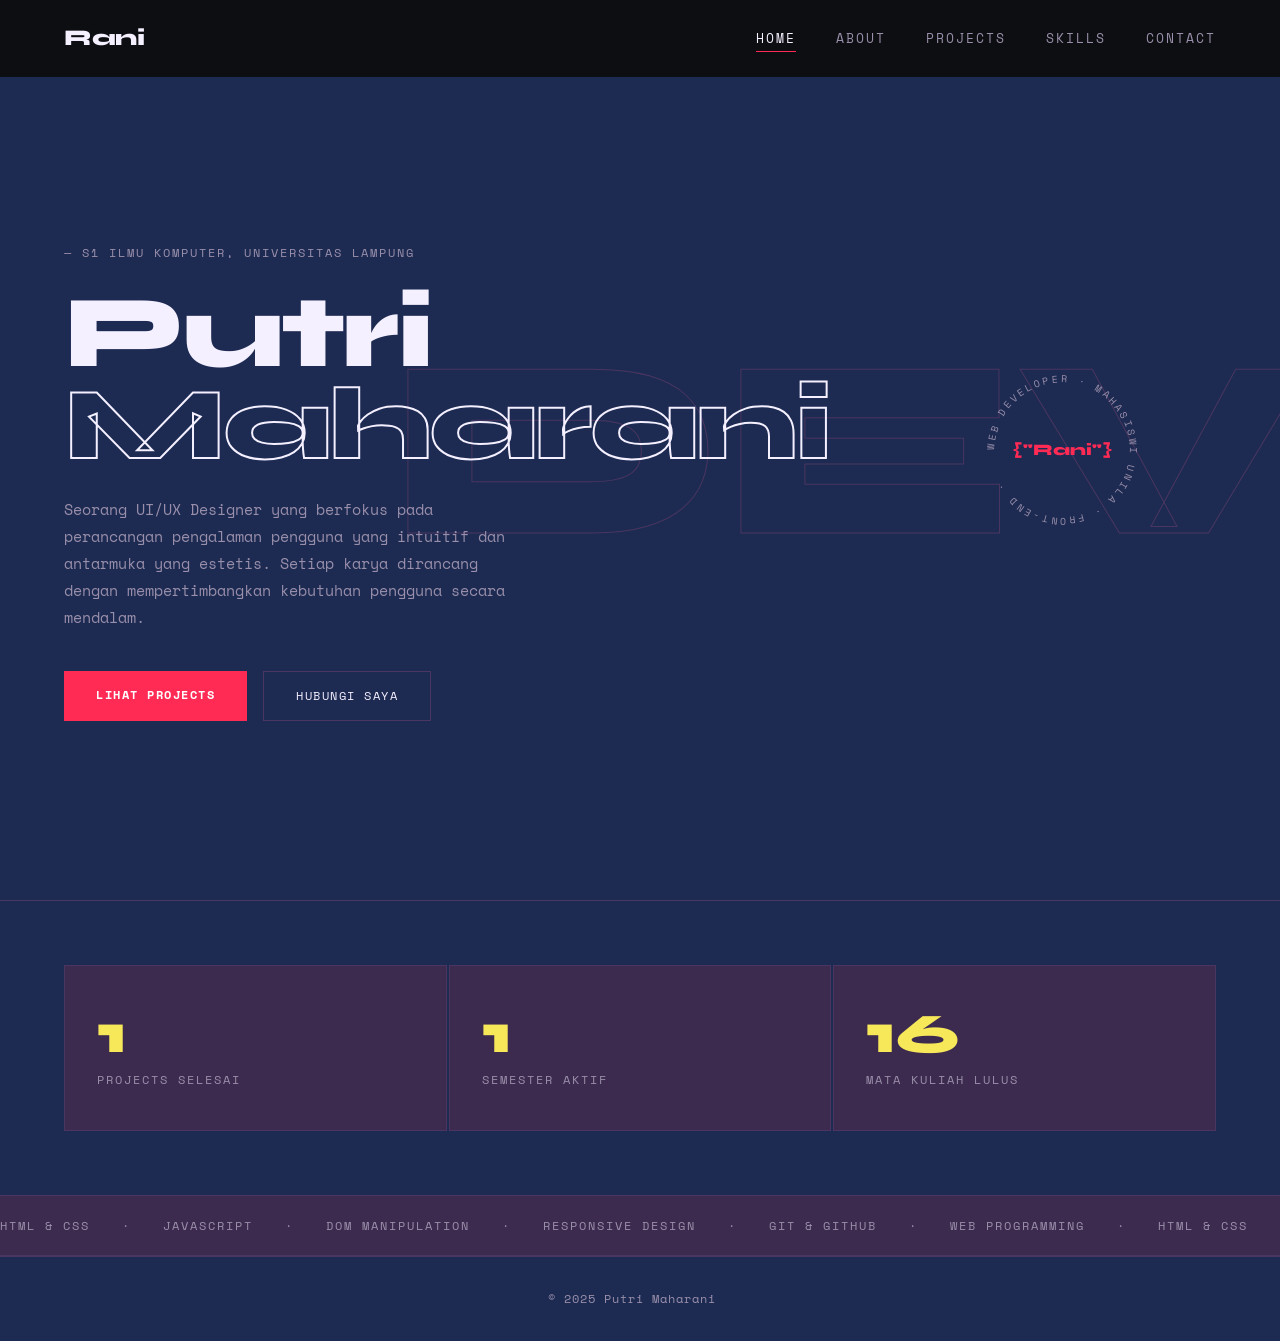
<file: index.html>
<!DOCTYPE html>
<html lang="id">
<head>
  <meta charset="UTF-8" />
  <meta name="viewport" content="width=device-width, initial-scale=1.0"/>
  <title>Putri Maharani — Developer</title>
  <link rel="stylesheet" href="style.css" />
  <link href="https://fonts.googleapis.com/css2?family=Space+Mono:ital,wght@0,400;0,700;1,400&family=Syne:wght@400;700;800&display=swap" rel="stylesheet"/>
</head>
<body>

  <!-- NAVBAR -->
  <nav class="navbar" id="navbar">
    <div class="nav-logo">Rani<span class="dot"></span></div>
    <button class="hamburger" id="hamburger" aria-label="Toggle menu">
      <span></span><span></span><span></span>
    </button>
    <ul class="nav-links" id="nav-links">
      <li><a href="index.html" class="active">Home</a></li>
      <li><a href="about.html">About</a></li>
      <li><a href="projects.html">Projects</a></li>
      <li><a href="skills.html">Skills</a></li>
      <li><a href="contact.html">Contact</a></li>
    </ul>
  </nav>

  <!-- HERO -->
  <section class="hero">
    <div class="hero-bg-text">DEV</div>
    <div class="hero-content">
      <p class="hero-tag">&#x2014; S1 Ilmu Komputer, Universitas Lampung</p>
      <h1 class="hero-title">
        Putri<br/>
        <span class="outline-text">Maharani</span>
      </h1>
      <p class="hero-desc">
       Seorang UI/UX Designer yang berfokus pada perancangan pengalaman pengguna yang intuitif dan antarmuka yang estetis. Setiap karya dirancang dengan mempertimbangkan kebutuhan pengguna secara mendalam.
      </p>
      <div class="hero-cta">
        <a href="projects.html" class="btn-primary">Lihat Projects</a>
        <a href="contact.html" class="btn-outline">Hubungi Saya</a>
      </div>
    </div>
    <div class="hero-badge">
      <div class="badge-ring">
        <svg viewBox="0 0 200 200" class="badge-svg">
          <defs>
            <path id="circle-text" d="M 100,100 m -75,0 a 75,75 0 1,1 150,0 a 75,75 0 1,1 -150,0"/>
          </defs>
          <text class="badge-text-svg">
            <textPath href="#circle-text">WEB DEVELOPER · MAHASISWI UNILA · FRONT-END · </textPath>
          </text>
        </svg>
        <div class="badge-center">
          <span>{"Rani"}</span>
        </div>
      </div>
    </div>
  </section>

  <!-- STATS -->
  <section class="stats-section">
    <div class="stats-grid">
      <div class="stat-card">
        <span class="stat-num" data-target="5">0</span>
        <span class="stat-label">Projects Selesai</span>
      </div>
      <div class="stat-card">
        <span class="stat-num" data-target="4">0</span>
        <span class="stat-label">Semester Aktif</span>
      </div>
      <div class="stat-card">
        <span class="stat-num" data-target="62">0</span>
        <span class="stat-label">Mata Kuliah Lulus</span>
      </div>
    </div>
  </section>

  <!-- MARQUEE -->
  <div class="marquee-wrapper">
    <div class="marquee-track">
      <span>HTML &amp; CSS</span><span>·</span>
      <span>JavaScript</span><span>·</span>
      <span>DOM Manipulation</span><span>·</span>
      <span>Responsive Design</span><span>·</span>
      <span>Git &amp; GitHub</span><span>·</span>
      <span>Web Programming</span><span>·</span>
      <span>HTML &amp; CSS</span><span>·</span>
      <span>JavaScript</span><span>·</span>
      <span>DOM Manipulation</span><span>·</span>
      <span>Responsive Design</span><span>·</span>
      <span>Git &amp; GitHub</span><span>·</span>
      <span>Web Programming</span><span>·</span>
    </div>
  </div>

  <footer class="footer">
    <p>© 2025 Putri Maharani &nbsp;</p>
  </footer>

  <script src="main.js"></script>
</body>
</html>
</file>
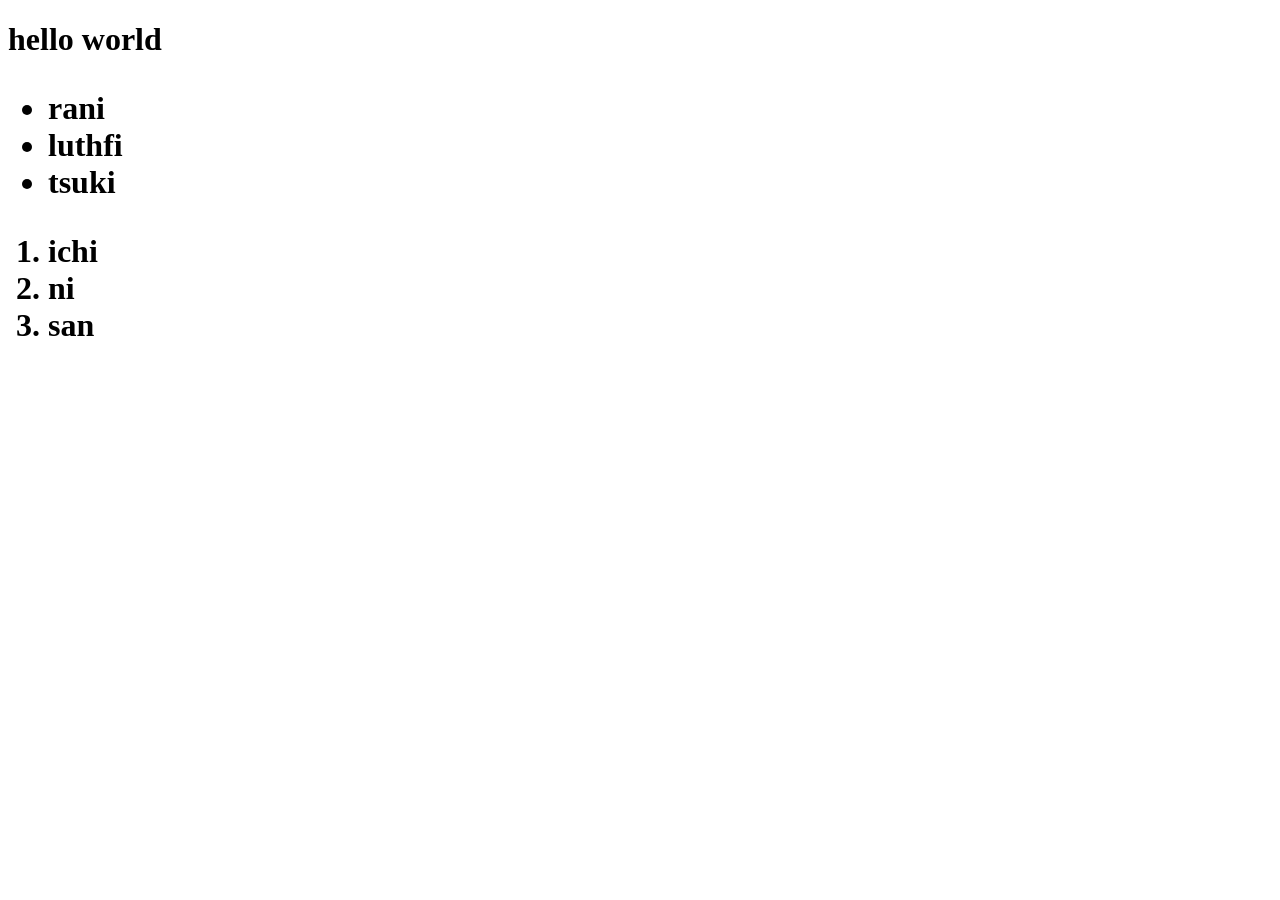
<file: praktikum pemweb 1/index.html>
<!DOCTYPE html>
<html lang="en">
<head>
    <meta charset="UTF-8">
    <meta name="viewport" content="width=device-width, initial-scale=1.0">
    <title>Pertemuan 1</title>
</head>
<body>
   <h1>hello world</hr>

    <ul>
        <li>rani</li>
        <li>luthfi</li>
        <li>tsuki</li>
    </ul>

    <ol>
        <li>ichi</li>
        <li>ni</li>
        <li>san</li>
    </ol>
</body>
</html>
</file>
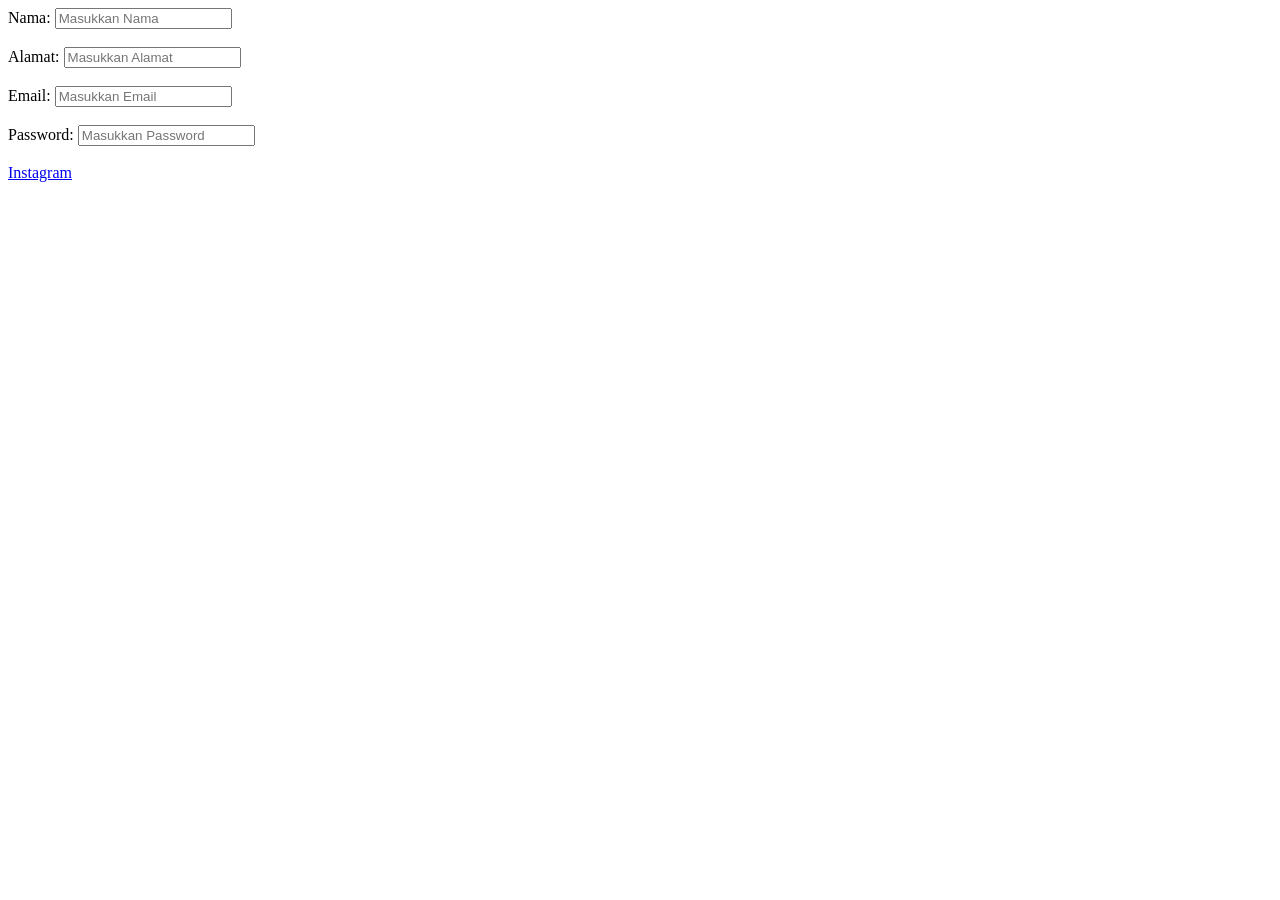
<file: praktikum pemweb 2/index.html>
<!DOCTYPE html>
<html lang="en">
<head>
    <meta charset="UTF-8">
    <meta name="viewport" content="width=device-width, initial-scale=1.0">
    <title>Pertemuan 2</title>
</head>
<body>
    <!-- <img src="image/imup.jpg" alt="Gambar 1" width="500" height="500"> -->
    <!-- <table border="1" cellpadding="10" cellspacing="5">
        <tr>
            <th colspan="2"> Nama</th>
            <th> NPM</th>
            <th> Prodi</th>
        </tr>
        <tr>
            <td> Rani</td>
            <td> 2417051006</td>
            <td> Ilmu Komputer</td>
        </tr>
        <tr>
            <td>Tsuki</td>
            <td>2417051116</td>
            <td>DKV</td>
        </tr>
    </table> -->
    <form action="submit.php" method="submit">
        <label for="nama">Nama:</label>
        <input type="text" id="nama" name="nama" placeholder="Masukkan Nama"><br><br>
        <label for="alamat">Alamat:</label>
        <input type="text" id="alamat" name="alamat" placeholder="Masukkan Alamat"><br><br>
        <label for="email">Email:</label>
        <input type="text" id="email" name="email" placeholder="Masukkan Email"><br><br>
        <label for="password">Password:</label>
        <input type="password" id="password" name="password" placeholder="Masukkan Password"><br><br>
    </form>
    <a href="https://instagram.com/staryjn" target="_blank">Instagram</a>
</body>
</html>
</file>
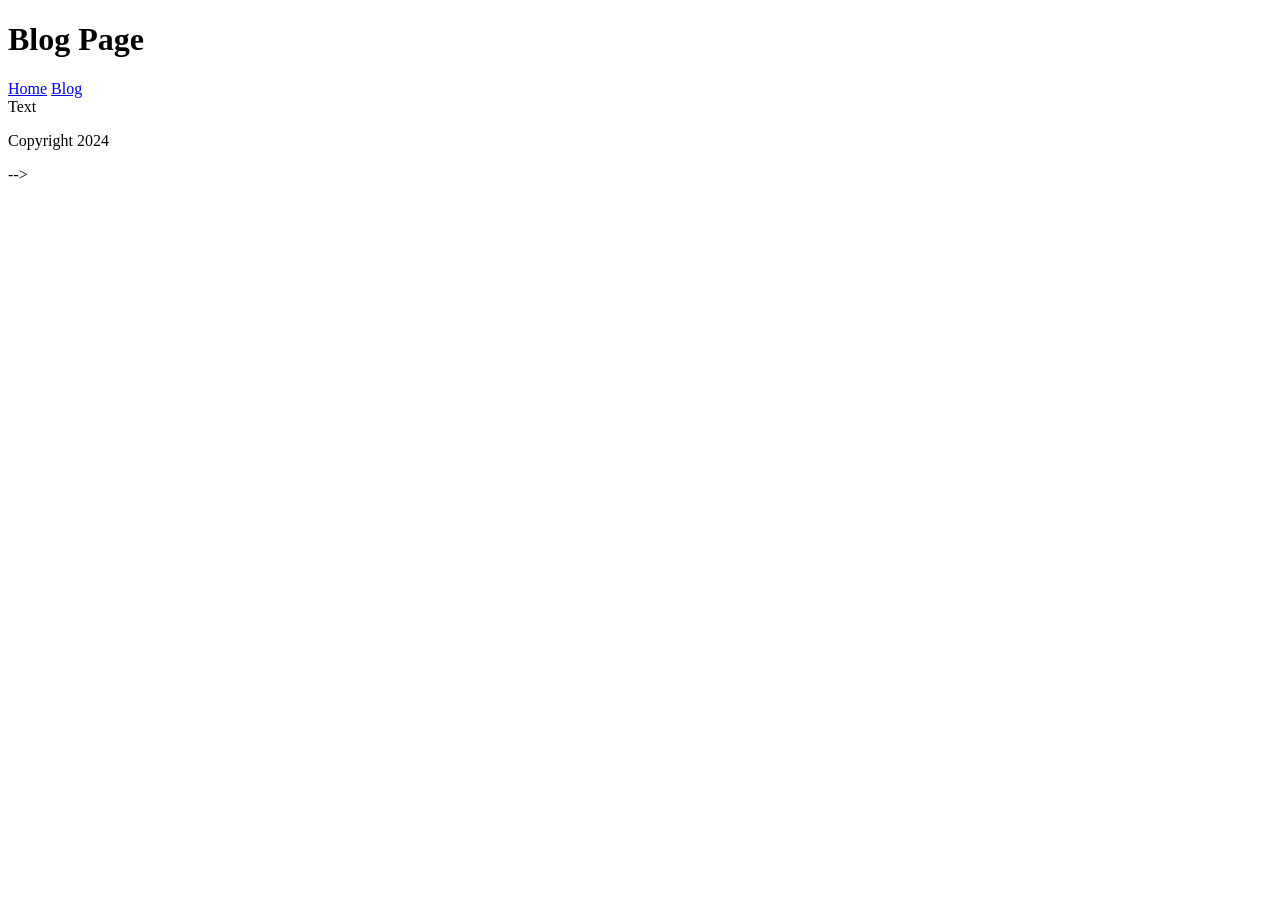
<file: praktikum pemweb 3/index.html>
<!DOCTYPE html>
<html lang="en">
<head>
    <meta charset="UTF-8">
    <meta http-equiv="X-UA-Compatible" content="IE=edge">
    <meta name="viewport" content="width=device-width, initial-scale=1.0">
    <title>Praktikum 3</title>
</head>
<body>
    <!DOCTYPE html>
<html lang="en">
<head>
    <meta charset="UTF-8">
    <meta name="viewport" content="width=device-width, initial-scale=1.0">
    <title>Document</title>
</head>

<body>
    <header>
        <H1>Blog Page</H1>

    </header>
    
    <NAV>   
        <a href="index.html">Home</a>
        <a href="blog.html">Blog</a>
    </NAV>

    <section>   
        <article>
            Text
        </article>
    </section>

    <footer>
        <p>Copyright 2024</p>
    </footer> -->


    <!-- <input type="date"><br>
    <input type="text"><br>
    <input type="email"><br>
    <input type="password"><br>
    <input type="radio"><br>
    <input type="checkbox"><br>

    <form action="submit.php" method="post" target="_blank">
        <label for="name">Nama:</label>
        <input type="text" id="name" name="name" required>

        <label for="email"> Email:</label>
        <input type="email" id="email" email="email" required>

        <input type="submit" value="Submit">
    </form> -->

    <!-- <form action="submit.php" method="post">
        <fieldset> -->
            <!-- <legend Personal Information></legend>
            <label for="name">Nama:</label>
            <input type="text" id="name" name="name" required>

            <label for="email"> Email:</label>
            <input type="email" id="email" email="email" required>

            <input type="submit" value="Submit">

            <label> Jenis Kelamin</label>
            <input type="radio" id="male" value="M">Laki-Laki
            <input type="radio" id="female" value="F">Perempuan<br>

            <label>Pilih Kota</label>
            <input type="text" list="kota" name="kota">

            <datalist id="kota">
                <option value="Jakarta">
                <option value="Bandung">
                <option value="Surabaya">
                <option value="Yogyakarta">
            </datalist>

        </fieldset>

    </form>
    <!DOCTYPE html>
<html lang="en">
<head>
    <meta charset="UTF-8">
    <meta name="viewport" content="width=device-width, initial-scale=1.0">
    <title>Document</title>
</head>

<body>
    <header>
        <H1>Blog Page</H1>

    </header>
    
    <NAV>   
        <a href="index.html">Home</a>
        <a href="blog.html">Blog</a>
    </NAV>

    <section>   
        <article>
            Text
        </article>
    </section>

    <footer>
        <p>Copyright 2024</p>
    </footer> -->


    <!-- <input type="date"><br>
    <input type="text"><br>
    <input type="email"><br>
    <input type="password"><br>
    <input type="radio"><br>
    <input type="checkbox"><br>

    <form action="submit.php" method="post" target="_blank">
        <label for="name">Nama:</label>
        <input type="text" id="name" name="name" required>

        <label for="email"> Email:</label>
        <input type="email" id="email" email="email" required>

        <input type="submit" value="Submit">
    </form> -->

    <!-- <form action="submit.php" method="post">
        <fieldset> -->
            <!-- <legend Personal Information></legend>
            <label for="name">Nama:</label>
            <input type="text" id="name" name="name" required>

            <label for="email"> Email:</label>
            <input type="email" id="email" email="email" required>

            <input type="submit" value="Submit">

            <label> Jenis Kelamin</label>
            <input type="radio" id="male" value="M">Laki-Laki
            <input type="radio" id="female" value="F">Perempuan<br> -->
<!-- 
            <label>Pilih Kota</label>
            <input type="text" list="kota" name="kota">

            <datalist id="kota">
                <option value="Jakarta">
                <option value="Bandung">
                <option value="Surabaya">
                <option value="Yogyakarta">
            </datalist>

        </fieldset>


    </form>
    <section>
        <h2>Form Input Mahasiswa</h2>
        <form action="submit.php" method="POST" target="_blank">
            <label for="nama">Nama:</label>
            <input type="text" id="nama" name="nama" placeholder="Masukkan nama"><br><br>

            <label for="NPM">NPM:</label>
            <input type="number" id="npm" name="npm" placeholder="Masukkan NPM"><br><br>
            
            <label for="kelas">Kelas:</label>
            <select name = "kelas">
                <option value="">Pilih Kelas</option>
                <option value="A">A</option>
                <option value="B">B</option>
            </select><br><br>

            <label for="tanggal">Tanggal:</label>
            <input type="date" id="date" name="date"><br><br>

            <label for="waktu">Waktu:</label>
            <input type="time" id="time" name="time"><br><br>

            <button type="submit">Submit</button>
        </form>
        </form>
    </section>
    
    <footer>
         <p>ini footer</p>
    </footer>

</body>
</html>


</body>
</html>
</body>
</html>
</file>
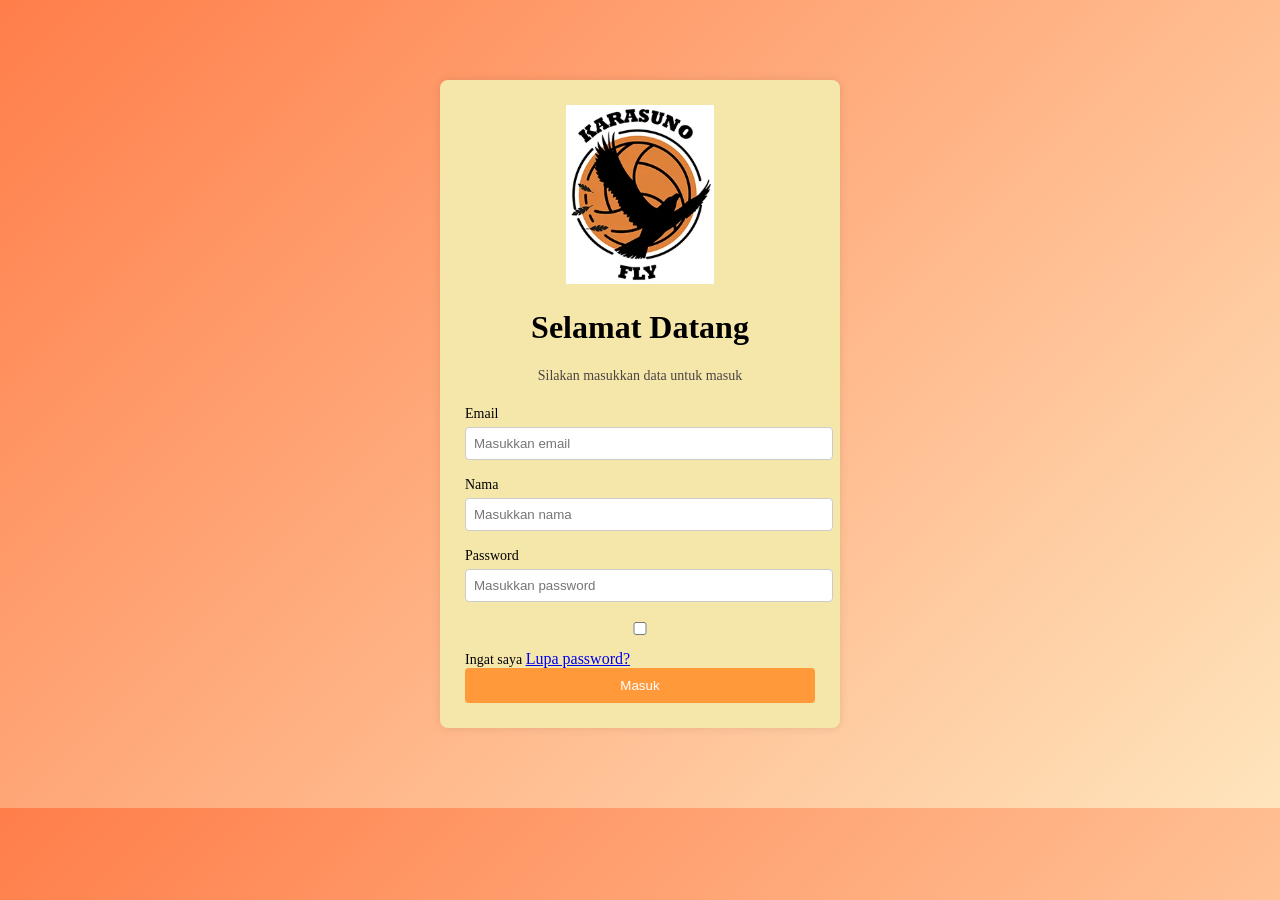
<file: prakweb_rani/index.html>
<!DOCTYPE html>
<html lang="id">
<head>
    <meta charset="UTF-8">
    <title>Form Login</title>
    <link rel="stylesheet" href="style.css">
</head>
<body>

<div class="container">

    <div class="login-box">

        <img src="karasuno.png" class="logo">

        <h1>Selamat Datang</h1>
        <p>Silakan masukkan data untuk masuk</p>

        <form>

            <label>Email</label>
            <input type="email" placeholder="Masukkan email">

            <label>Nama</label>
            <input type="text" placeholder="Masukkan nama">

            <label>Password</label>
            <input type="password" placeholder="Masukkan password">

            <div class="options">
                <label>
                    <input type="checkbox"> Ingat saya
                </label>

                <a href="#">Lupa password?</a>
            </div>

            <button type="submit">Masuk</button>

        </form>

    </div>

</div>

</body>
</html>
</file>
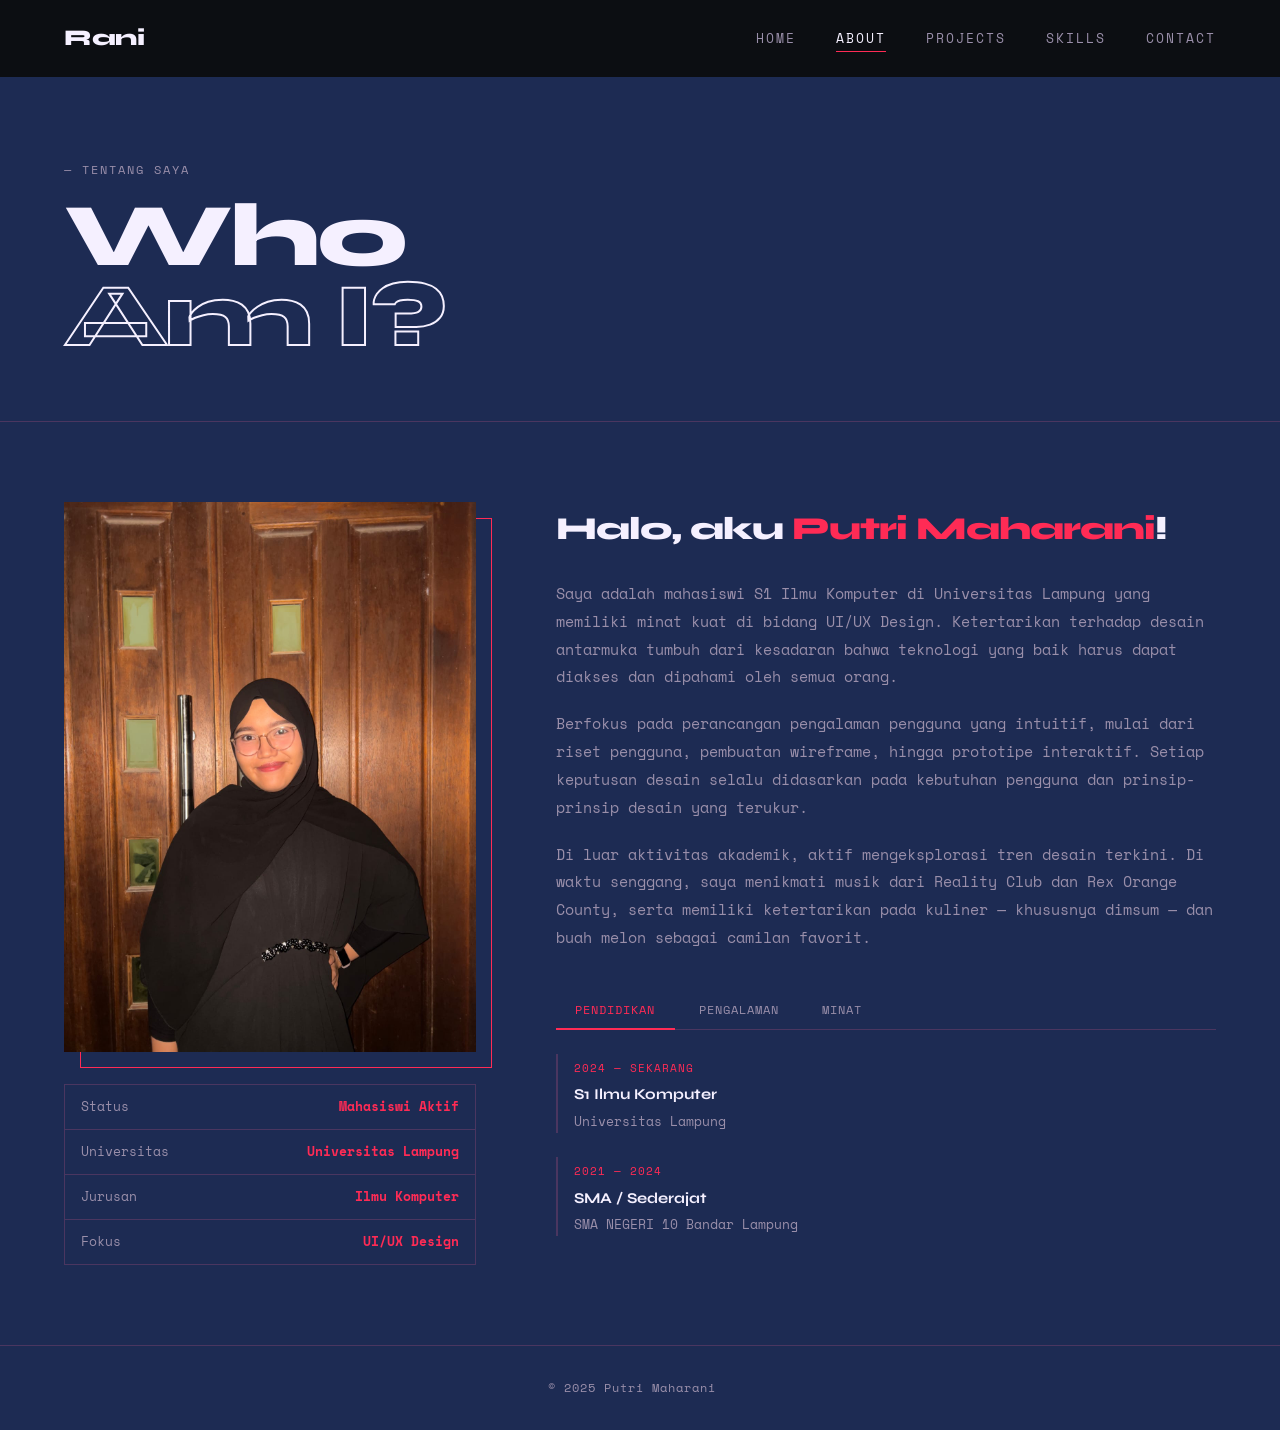
<file: about.html>
<!DOCTYPE html>
<html lang="id">
<head>
  <meta charset="UTF-8" />
  <meta name="viewport" content="width=device-width, initial-scale=1.0"/>
  <title>About — Putri Maharani</title>
  <link rel="stylesheet" href="style.css" />
  <link href="https://fonts.googleapis.com/css2?family=Space+Mono:ital,wght@0,400;0,700;1,400&family=Syne:wght@400;700;800&display=swap" rel="stylesheet"/>
</head>
<body>

  <nav class="navbar" id="navbar">
    <div class="nav-logo">Rani<span class="dot"></span></div>
    <button class="hamburger" id="hamburger" aria-label="Toggle menu">
      <span></span><span></span><span></span>
    </button>
    <ul class="nav-links" id="nav-links">
      <li><a href="index.html">Home</a></li>
      <li><a href="about.html" class="active">About</a></li>
      <li><a href="projects.html">Projects</a></li>
      <li><a href="skills.html">Skills</a></li>
      <li><a href="contact.html">Contact</a></li>
    </ul>
  </nav>

  <section class="page-hero">
    <div class="page-hero-inner">
      <p class="page-tag">&#x2014; Tentang Saya</p>
      <h1 class="page-title">Who<br/><span class="outline-text">Am I?</span></h1>
    </div>
  </section>

  <section class="about-section">
    <div class="about-grid">

      <div class="about-photo-col">
        <div class="photo-frame">
         <img src="ranikece.jpeg" alt="Putri Maharani" style="width:100%; aspect-ratio:3/4; object-fit:cover; display:block;"/>
          <div class="photo-deco"></div>
        </div>
        <div class="about-quick-info">
          <div class="quick-item">
            <span class="quick-label">Status</span>
            <span class="quick-val">Mahasiswi Aktif</span>
          </div>
          <div class="quick-item">
            <span class="quick-label">Universitas</span>
            <span class="quick-val">Universitas Lampung</span>
          </div>
          <div class="quick-item">
            <span class="quick-label">Jurusan</span>
            <span class="quick-val">Ilmu Komputer</span>
          </div>
          <div class="quick-item">
            <span class="quick-label">Fokus</span>
            <span class="quick-val">UI/UX Design</span>
          </div>
        </div>
      </div>

      <div class="about-text-col">
        <h2 class="about-heading">Halo, aku <span class="accent">Putri Maharani</span>!</h2>
        <p class="about-body">
          Saya adalah mahasiswi S1 Ilmu Komputer di Universitas Lampung yang memiliki minat kuat di bidang UI/UX Design. Ketertarikan terhadap desain antarmuka tumbuh dari kesadaran bahwa teknologi yang baik harus dapat diakses dan dipahami oleh semua orang.
        </p>
        <p class="about-body">
          Berfokus pada perancangan pengalaman pengguna yang intuitif, mulai dari riset pengguna, pembuatan wireframe, hingga prototipe interaktif. Setiap keputusan desain selalu didasarkan pada kebutuhan pengguna dan prinsip-prinsip desain yang terukur.
        <p class="about-body">
         Di luar aktivitas akademik, aktif mengeksplorasi tren desain terkini. Di waktu senggang, saya menikmati musik dari Reality Club dan Rex Orange County, serta memiliki ketertarikan pada kuliner — khususnya dimsum — dan buah melon sebagai camilan favorit.
        </p>

        <div class="about-tabs">
          <div class="tab-header">
            <button class="tab-btn active" data-tab="education">Pendidikan</button>
            <button class="tab-btn" data-tab="experience">Pengalaman</button>
            <button class="tab-btn" data-tab="interest">Minat</button>
          </div>
          <div class="tab-content" id="tab-education">
            <div class="timeline-item">
              <span class="tl-year">2024 — sekarang</span>
              <h4 class="tl-title">S1 Ilmu Komputer</h4>
              <p class="tl-place">Universitas Lampung</p>
            </div>
            <div class="timeline-item">
              <span class="tl-year">2021 — 2024</span>
              <h4 class="tl-title">SMA / Sederajat</h4>
              <p class="tl-place">SMA NEGERI 10 Bandar Lampung</p>
            </div>
          </div>
          <div class="tab-content hidden" id="tab-experience">
            <div class="timeline-item">
              <span class="tl-year">2026</span>
              <h4 class="tl-title">Anggota Humas dan Informasi</h4>
              <p class="tl-place">PIK-R RAYA Universitas Lampung</p>
            </div>
            <div class="timeline-item">
              <span class="tl-year">2026</span>
              <h4 class="tl-title">Anggota Biro Kesekretariatan</h4>
              <p class="tl-place">Himpunan Mahasiswa Ilmu Komputer Universitas Lampung</p>
            </div>
          </div>
          <div class="tab-content hidden" id="tab-interest">
            <div class="interest-tags">
              <span class="tag">Front-end Development</span>
              <span class="tag">UI/UX Design</span>
              <span class="tag">Open Source</span>
              <span class="tag">Indie Rock Music</span>
              <span class="tag">Jazz Music</span>
              <span class="tag">Desain Grafis</span>
            </div>
          </div>
        </div>
      </div>

    </div>
  </section>

  <footer class="footer">
    <p>© 2025 Putri Maharani &nbsp;</p>
  </footer>

  <script src="main.js"></script>
</body>
</html>
</file>
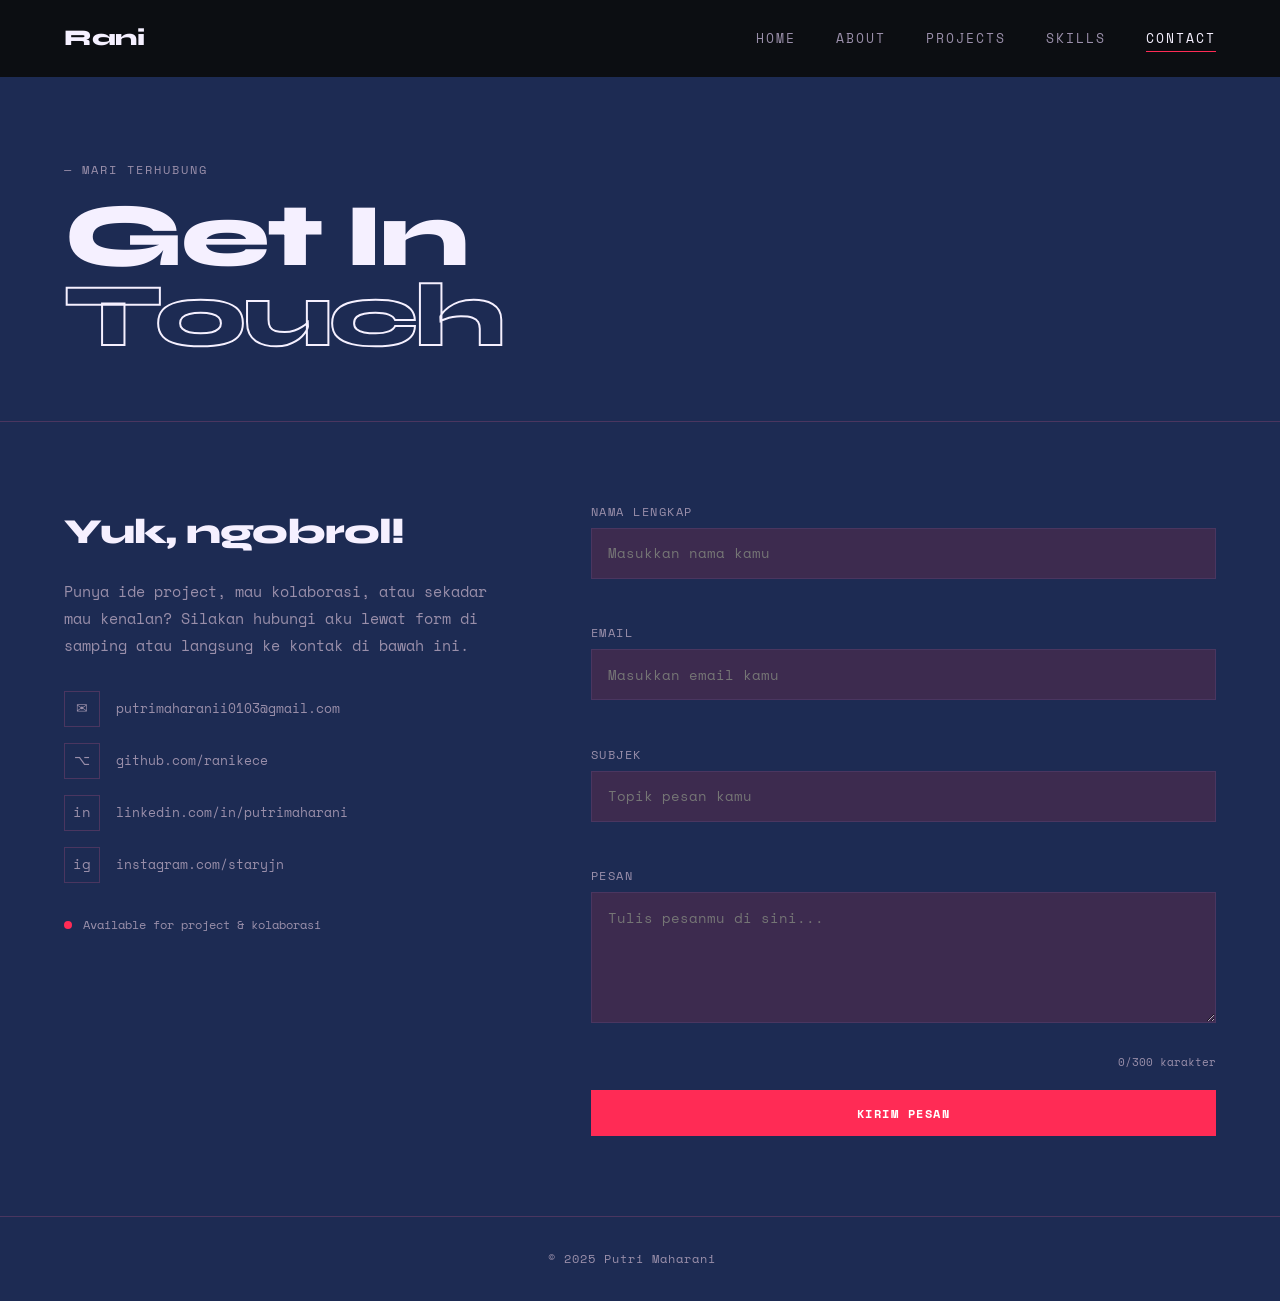
<file: contact.html>
<!DOCTYPE html>
<html lang="id">
<head>
  <meta charset="UTF-8" />
  <meta name="viewport" content="width=device-width, initial-scale=1.0"/>
  <title>Contact — Putri Maharani</title>
  <link rel="stylesheet" href="style.css" />
  <link href="https://fonts.googleapis.com/css2?family=Space+Mono:ital,wght@0,400;0,700;1,400&family=Syne:wght@400;700;800&display=swap" rel="stylesheet"/>
</head>
<body>

  <nav class="navbar" id="navbar">
    <div class="nav-logo">Rani<span class="dot"></span></div>
    <button class="hamburger" id="hamburger" aria-label="Toggle menu">
      <span></span><span></span><span></span>
    </button>
    <ul class="nav-links" id="nav-links">
      <li><a href="index.html">Home</a></li>
      <li><a href="about.html">About</a></li>
      <li><a href="projects.html">Projects</a></li>
      <li><a href="skills.html">Skills</a></li>
      <li><a href="contact.html" class="active">Contact</a></li>
    </ul>
  </nav>

  <section class="page-hero">
    <div class="page-hero-inner">
      <p class="page-tag">&#x2014; Mari Terhubung</p>
      <h1 class="page-title">Get In<br/><span class="outline-text">Touch</span></h1>
    </div>
  </section>

  <section class="contact-section">
    <div class="contact-grid">

      <div class="contact-info">
        <h2 class="contact-heading">Yuk, ngobrol!</h2>
        <p class="contact-desc">
          Punya ide project, mau kolaborasi, atau sekadar mau kenalan? Silakan hubungi aku lewat form di samping atau langsung ke kontak di bawah ini.
        </p>
        <div class="contact-links">
          <a href="mailto:putrimaharanii0103@gmail.com" class="contact-link-item">
            <span class="cli-icon">✉</span>
            <span>putrimaharanii0103@gmail.com</span>
          </a>
          <a href="https://github.com/ranikece" target="_blank" class="contact-link-item">
            <span class="cli-icon">⌥</span>
            <span>github.com/ranikece</span>
          </a>
          <a href="https://www.linkedin.com/in/putri-maharani-136b4433a" target="_blank" class="contact-link-item">
            <span class="cli-icon">in</span>
            <span>linkedin.com/in/putrimaharani</span>
          </a>
          <a href="https://instagram.com/staryjn" target="_blank" class="contact-link-item">
          <span class="cli-icon">ig</span>
          <span>instagram.com/staryjn</span>
          </a>
        </div>
        <div class="availability">
          <span class="avail-dot"></span>
          <span>Available for project & kolaborasi</span>
        </div>
      </div>

      <div class="contact-form-wrap">
        <div id="form-success" class="form-success hidden">
          <span class="success-icon">✓</span>
          <h3>Pesan Terkirim!</h3>
          <p>Terima kasih telah menghubungi saya. Pesan kamu sudah diterima dan akan segera dibalas!</p>
          <button class="btn-outline" id="send-again">Kirim Pesan Lain</button>
        </div>

        <div id="contact-form-block">
          <div class="form-group">
            <label for="name">Nama Lengkap</label>
            <input type="text" id="name" placeholder="Masukkan nama kamu" autocomplete="off"/>
            <span class="field-error" id="err-name"></span>
          </div>
          <div class="form-group">
            <label for="email">Email</label>
            <input type="email" id="email" placeholder="Masukkan email kamu" autocomplete="off"/>
            <span class="field-error" id="err-email"></span>
          </div>
          <div class="form-group">
            <label for="subject">Subjek</label>
            <input type="text" id="subject" placeholder="Topik pesan kamu" autocomplete="off"/>
            <span class="field-error" id="err-subject"></span>
          </div>
          <div class="form-group">
            <label for="message">Pesan</label>
            <textarea id="message" rows="5" placeholder="Tulis pesanmu di sini..."></textarea>
            <span class="field-error" id="err-message"></span>
          </div>
          <div class="char-count"><span id="char-num">0</span>/300 karakter</div>
          <button class="btn-primary full-width" id="submit-btn">Kirim Pesan</button>
        </div>
      </div>

    </div>
  </section>

  <footer class="footer">
    <p>© 2025 Putri Maharani &nbsp;</p>
  </footer>

  <script src="main.js"></script>
</body>
</html>
</file>
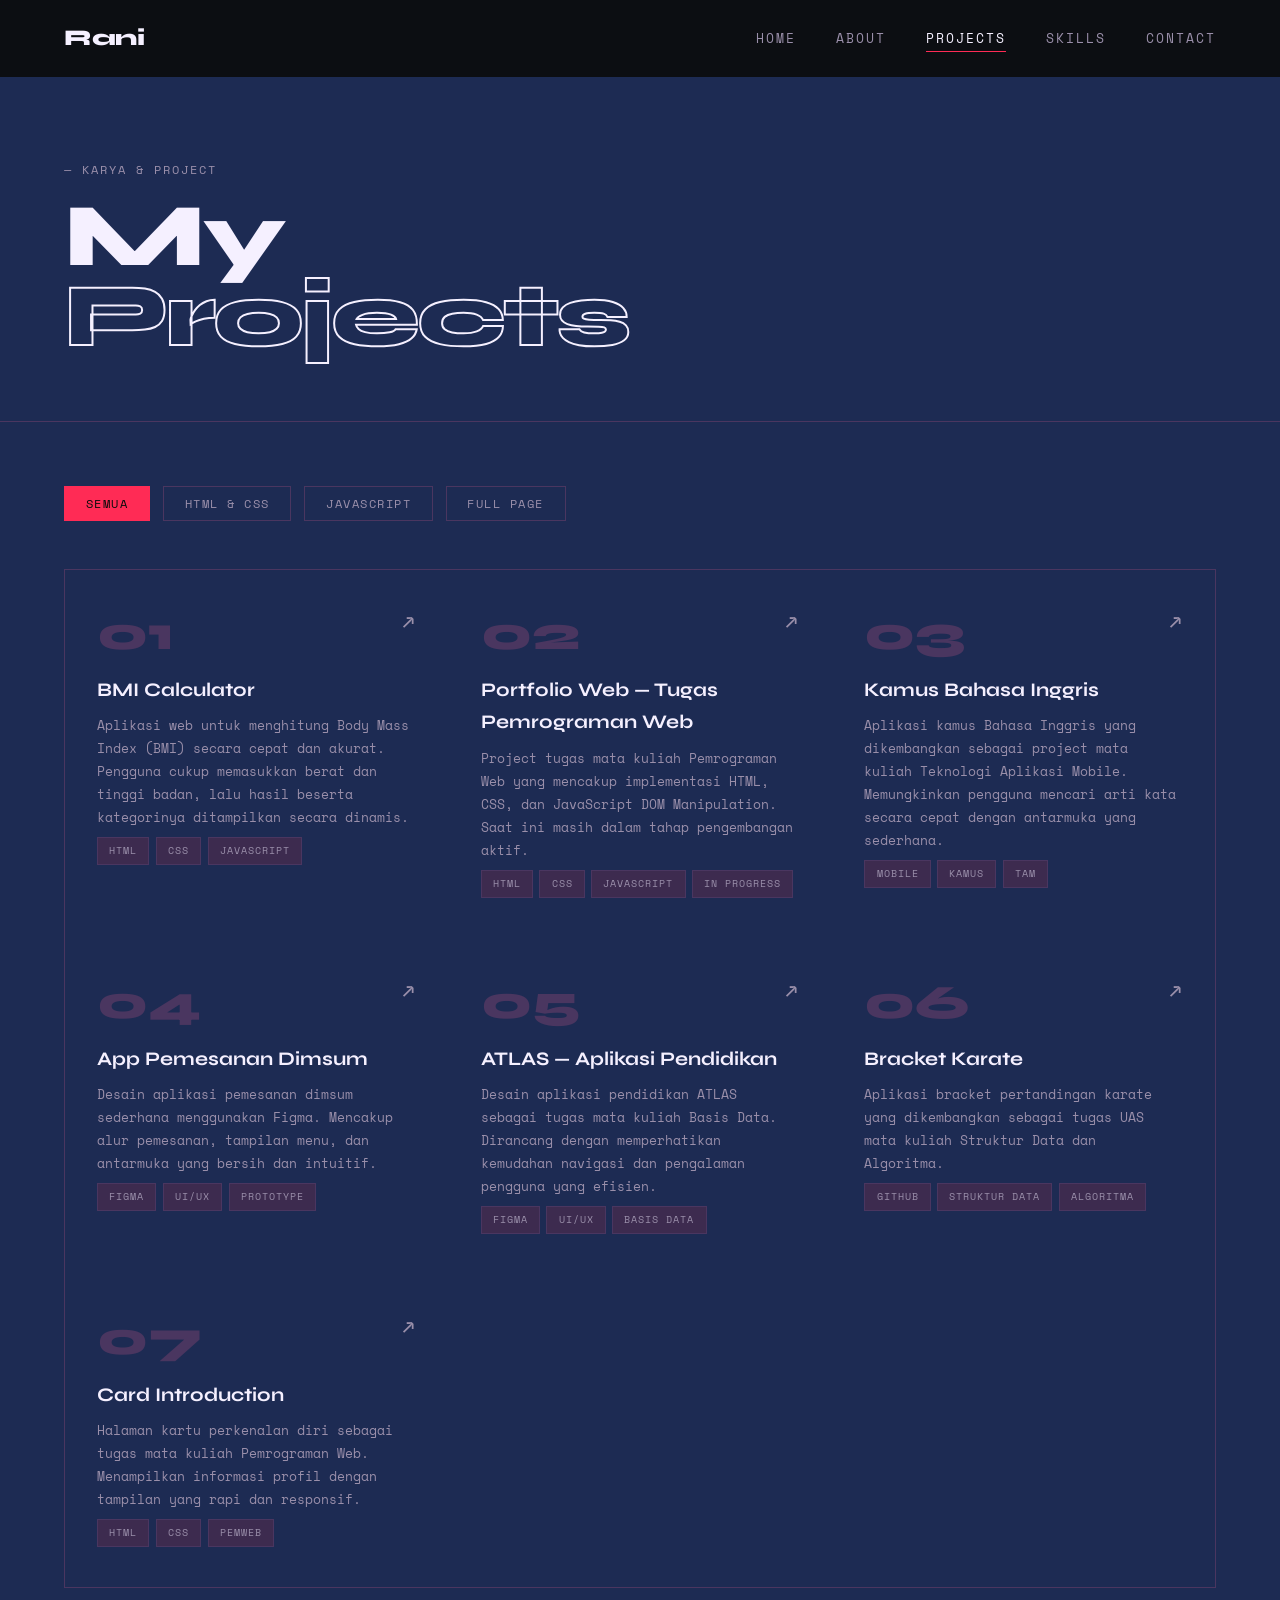
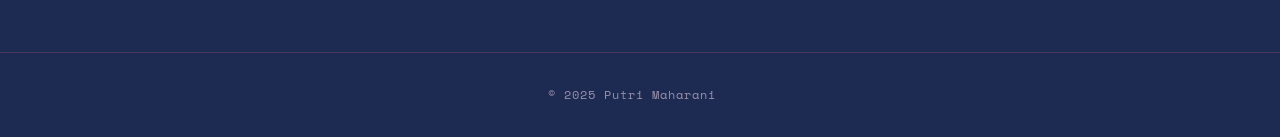
<file: projects.html>
<!DOCTYPE html>
<html lang="id">
<head>
  <meta charset="UTF-8" />
  <meta name="viewport" content="width=device-width, initial-scale=1.0"/>
  <title>Projects — Putri Maharani</title>
  <link rel="stylesheet" href="style.css" />
  <link href="https://fonts.googleapis.com/css2?family=Space+Mono:ital,wght@0,400;0,700;1,400&family=Syne:wght@400;700;800&display=swap" rel="stylesheet"/>
</head>
<body>

  <nav class="navbar" id="navbar">
    <div class="nav-logo">Rani<span class="dot"></span></div>
    <button class="hamburger" id="hamburger" aria-label="Toggle menu">
      <span></span><span></span><span></span>
    </button>
    <ul class="nav-links" id="nav-links">
      <li><a href="index.html">Home</a></li>
      <li><a href="about.html">About</a></li>
      <li><a href="projects.html" class="active">Projects</a></li>
      <li><a href="skills.html">Skills</a></li>
      <li><a href="contact.html">Contact</a></li>
    </ul>
  </nav>

  <section class="page-hero">
    <div class="page-hero-inner">
      <p class="page-tag">&#x2014; Karya & Project</p>
      <h1 class="page-title">My<br/><span class="outline-text">Projects</span></h1>
    </div>
  </section>

  <!-- FILTER -->
  <section class="projects-section">
    <div class="filter-bar">
      <button class="filter-btn active" data-filter="all">Semua</button>
      <button class="filter-btn" data-filter="html-css">HTML & CSS</button>
      <button class="filter-btn" data-filter="javascript">JavaScript</button>
      <button class="filter-btn" data-filter="fullpage">Full Page</button>
    </div>

    <div class="projects-grid" id="projects-grid">

   <a href="https://github.com/revou-fundamental-course/20-jan-25-ranikece" target="_blank" style="text-decoration:none; color:inherit;">
  <div class="project-card" data-category="html-css fullpage">
    <div class="project-num">01</div>
    <div class="project-info">
      <h3 class="project-title">BMI Calculator</h3>
      <p class="project-desc">Aplikasi web untuk menghitung Body Mass Index (BMI) secara cepat dan akurat. Pengguna cukup memasukkan berat dan tinggi badan, lalu hasil beserta kategorinya ditampilkan secara dinamis.</p>
      <div class="project-tags">
        <span class="ptag">HTML</span>
        <span class="ptag">CSS</span>
        <span class="ptag">JavaScript</span>
      </div>
    </div>
    <div class="project-arrow">↗</div>
  </div>
</a>

    <a href="https://github.com/ranikece/PutriMaharani_2417051006" target="_blank" style="text-decoration:none; color:inherit;">
  <div class="project-card" data-category="javascript html-css">
    <div class="project-num">02</div>
    <div class="project-info">
      <h3 class="project-title">Portfolio Web — Tugas Pemrograman Web</h3>
      <p class="project-desc">Project tugas mata kuliah Pemrograman Web yang mencakup implementasi HTML, CSS, dan JavaScript DOM Manipulation. Saat ini masih dalam tahap pengembangan aktif.</p>
      <div class="project-tags">
        <span class="ptag">HTML</span>
        <span class="ptag">CSS</span>
        <span class="ptag">JavaScript</span>
        <span class="ptag">In Progress</span>
      </div>
    </div>
    <div class="project-arrow">↗</div>
  </div>
</a>

     <a href="https://github.com/ranikece/PrakTAM_2417051006" target="_blank" style="text-decoration:none; color:inherit;">
  <div class="project-card" data-category="fullpage">
    <div class="project-num">03</div>
    <div class="project-info">
      <h3 class="project-title">Kamus Bahasa Inggris</h3>
      <p class="project-desc">Aplikasi kamus Bahasa Inggris yang dikembangkan sebagai project mata kuliah Teknologi Aplikasi Mobile. Memungkinkan pengguna mencari arti kata secara cepat dengan antarmuka yang sederhana.</p>
      <div class="project-tags">
        <span class="ptag">Mobile</span>
        <span class="ptag">Kamus</span>
        <span class="ptag">TAM</span>
      </div>
    </div>
    <div class="project-arrow">↗</div>
  </div>
</a>

<a href="https://www.figma.com/design/XfTxDSVCcosqVU8zRWb8bd/Putri-Maharani_2417051006_rpl-responsi?node-id=0-1&t=x19aPafuRkialEbE-1" target="_blank" style="text-decoration:none; color:inherit;" class="project-card" data-category="fullpage">
  <div class="project-num">04</div>
  <div class="project-info">
    <h3 class="project-title">App Pemesanan Dimsum</h3>
    <p class="project-desc">Desain aplikasi pemesanan dimsum sederhana menggunakan Figma. Mencakup alur pemesanan, tampilan menu, dan antarmuka yang bersih dan intuitif.</p>
    <div class="project-tags">
      <span class="ptag">Figma</span>
      <span class="ptag">UI/UX</span>
      <span class="ptag">Prototype</span>
    </div>
  </div>
  <div class="project-arrow">↗</div>
</a>

<a href="https://www.figma.com/design/MCnNyzSq4yyZU6M8KKvxe4/TUGAS-BASIS-DATA---APLIKASI-PENDIDIKAN-ATLAS?node-id=0-1&t=RUqUcxPveWve0lU2-1" target="_blank" style="text-decoration:none; color:inherit;" class="project-card" data-category="fullpage">
  <div class="project-num">05</div>
  <div class="project-info">
    <h3 class="project-title">ATLAS — Aplikasi Pendidikan</h3>
    <p class="project-desc">Desain aplikasi pendidikan ATLAS sebagai tugas mata kuliah Basis Data. Dirancang dengan memperhatikan kemudahan navigasi dan pengalaman pengguna yang efisien.</p>
    <div class="project-tags">
      <span class="ptag">Figma</span>
      <span class="ptag">UI/UX</span>
      <span class="ptag">Basis Data</span>
    </div>
  </div>
  <div class="project-arrow">↗</div>
</a>

<a href="https://github.com/AbdulGhodir/uas-sda-bracket" target="_blank" style="text-decoration:none; color:inherit;" class="project-card" data-category="javascript fullpage">
  <div class="project-num">06</div>
  <div class="project-info">
    <h3 class="project-title">Bracket Karate</h3>
    <p class="project-desc">Aplikasi bracket pertandingan karate yang dikembangkan sebagai tugas UAS mata kuliah Struktur Data dan Algoritma.</p>
    <div class="project-tags">
      <span class="ptag">GitHub</span>
      <span class="ptag">Struktur Data</span>
      <span class="ptag">Algoritma</span>
    </div>
  </div>
  <div class="project-arrow">↗</div>
</a>

<a href="https://github.com/viandraagsatri/tugas2_pemweb" target="_blank" style="text-decoration:none; color:inherit;" class="project-card" data-category="html-css">
  <div class="project-num">07</div>
  <div class="project-info">
    <h3 class="project-title">Card Introduction</h3>
    <p class="project-desc">Halaman kartu perkenalan diri sebagai tugas mata kuliah Pemrograman Web. Menampilkan informasi profil dengan tampilan yang rapi dan responsif.</p>
    <div class="project-tags">
      <span class="ptag">HTML</span>
      <span class="ptag">CSS</span>
      <span class="ptag">Pemweb</span>
    </div>
  </div>
  <div class="project-arrow">↗</div>
</a>

    </div>

    <p class="no-result hidden" id="no-result">Tidak ada project di kategori ini.</p>
  </section>

  <footer class="footer">
    <p>© 2025 Putri Maharani &nbsp;</p>
  </footer>

  <script src="main.js"></script>
</body>
</html>
</file>
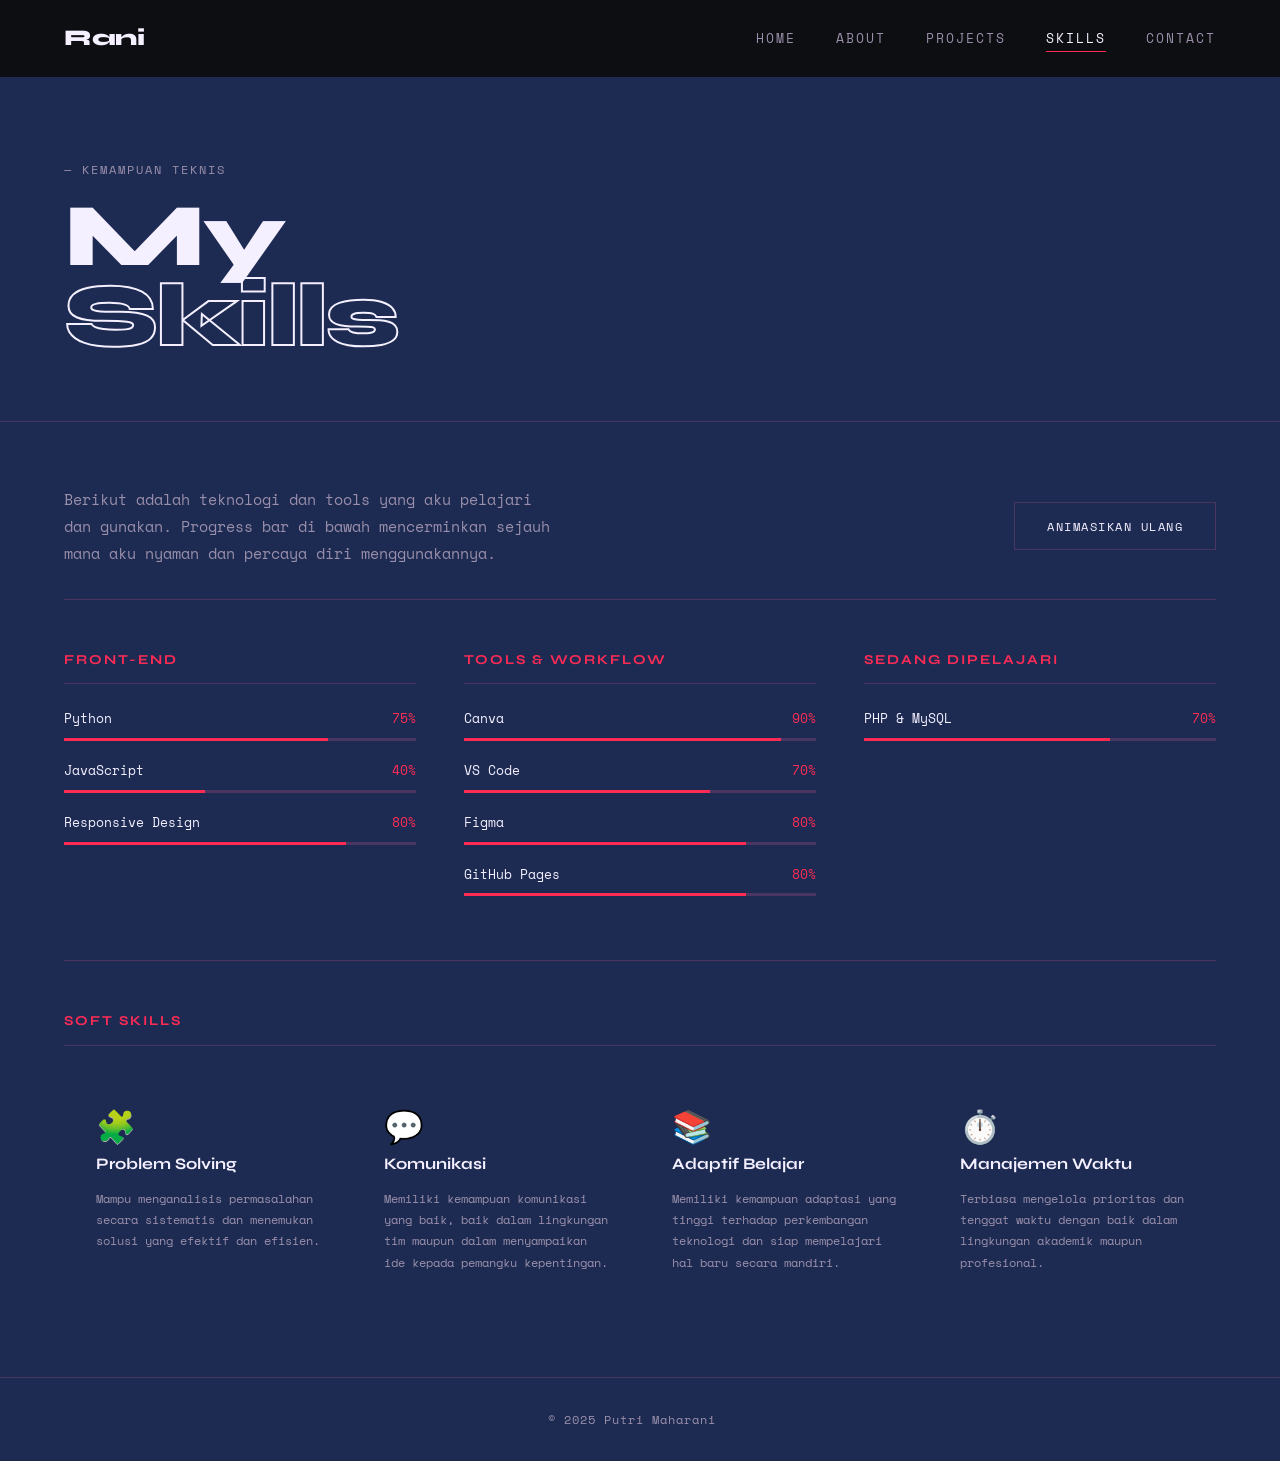
<file: skills.html>
<!DOCTYPE html>
<html lang="id">
<head>
  <meta charset="UTF-8" />
  <meta name="viewport" content="width=device-width, initial-scale=1.0"/>
  <title>Skills — Putri Maharani</title>
  <link rel="stylesheet" href="style.css" />
  <link href="https://fonts.googleapis.com/css2?family=Space+Mono:ital,wght@0,400;0,700;1,400&family=Syne:wght@400;700;800&display=swap" rel="stylesheet"/>
</head>
<body>

  <nav class="navbar" id="navbar">
    <div class="nav-logo">Rani<span class="dot"></span></div>
    <button class="hamburger" id="hamburger" aria-label="Toggle menu">
      <span></span><span></span><span></span>
    </button>
    <ul class="nav-links" id="nav-links">
      <li><a href="index.html">Home</a></li>
      <li><a href="about.html">About</a></li>
      <li><a href="projects.html">Projects</a></li>
      <li><a href="skills.html" class="active">Skills</a></li>
      <li><a href="contact.html">Contact</a></li>
    </ul>
  </nav>

  <section class="page-hero">
    <div class="page-hero-inner">
      <p class="page-tag">&#x2014; Kemampuan Teknis</p>
      <h1 class="page-title">My<br/><span class="outline-text">Skills</span></h1>
    </div>
  </section>

  <section class="skills-section">
    <div class="skills-intro">
      <p>Berikut adalah teknologi dan tools yang aku pelajari dan gunakan. Progress bar di bawah mencerminkan sejauh mana aku nyaman dan percaya diri menggunakannya.</p>
      <button class="btn-outline" id="toggle-bars">Animasikan Ulang</button>
    </div>

    <div class="skills-grid">

      <div class="skill-group">
        <h3 class="skill-group-title">Front-End</h3>
        <div class="skill-list">
        
          <div class="skill-item">
            <div class="skill-meta">
              <span class="skill-name">Python</span>
              <span class="skill-pct">75%</span>
            </div>
            <div class="skill-bar-bg">
              <div class="skill-bar-fill" data-width="75"></div>
            </div>
          </div>
          <div class="skill-item">
            <div class="skill-meta">
              <span class="skill-name">JavaScript </span>
              <span class="skill-pct">40%</span>
            </div>
            <div class="skill-bar-bg">
              <div class="skill-bar-fill" data-width="40"></div>
            </div>
          </div>
          <div class="skill-item">
            <div class="skill-meta">
              <span class="skill-name">Responsive Design</span>
              <span class="skill-pct">80%</span>
            </div>
            <div class="skill-bar-bg">
              <div class="skill-bar-fill" data-width="80"></div>
            </div>
          </div>
        </div>
      </div>

      <div class="skill-group">
        <h3 class="skill-group-title">Tools & Workflow</h3>
        <div class="skill-list">
          <div class="skill-item">
            <div class="skill-meta">
              <span class="skill-name">Canva</span>
              <span class="skill-pct">90%</span>
            </div>
            <div class="skill-bar-bg">
              <div class="skill-bar-fill" data-width="90"></div>
            </div>
          </div>
          <div class="skill-item">
            <div class="skill-meta">
              <span class="skill-name">VS Code</span>
              <span class="skill-pct">70%</span>
            </div>
            <div class="skill-bar-bg">
              <div class="skill-bar-fill" data-width="70"></div>
            </div>
          </div>
          <div class="skill-item">
            <div class="skill-meta">
              <span class="skill-name">Figma</span>
              <span class="skill-pct">80%</span>
            </div>
            <div class="skill-bar-bg">
              <div class="skill-bar-fill" data-width="80"></div>
            </div>
          </div>
          <div class="skill-item">
            <div class="skill-meta">
              <span class="skill-name">GitHub Pages</span>
              <span class="skill-pct">80%</span>
            </div>
            <div class="skill-bar-bg">
              <div class="skill-bar-fill" data-width="80"></div>
            </div>
          </div>
        </div>
      </div>

      <div class="skill-group">
        <h3 class="skill-group-title">Sedang Dipelajari</h3>
        <div class="skill-list">
          <div class="skill-item">
            <div class="skill-meta">
              <span class="skill-name">PHP & MySQL</span>
              <span class="skill-pct">70%</span>
            </div>
            <div class="skill-bar-bg">
              <div class="skill-bar-fill" data-width="70"></div>
            </div>
          </div>
        </div>
      </div>

    </div>

    <!-- Soft Skills -->
    <div class="soft-skills">
      <h3 class="skill-group-title">Soft Skills</h3>
      <div class="soft-grid">
        <div class="soft-card">
          <div class="soft-icon">🧩</div>
          <h4>Problem Solving</h4>
          <p>Mampu menganalisis permasalahan secara sistematis dan menemukan solusi yang efektif dan efisien.</p>
        </div>
        <div class="soft-card">
          <div class="soft-icon">💬</div>
          <h4>Komunikasi</h4>
          <p>Memiliki kemampuan komunikasi yang baik, baik dalam lingkungan tim maupun dalam menyampaikan ide kepada pemangku kepentingan.</p>
        </div>
        <div class="soft-card">
          <div class="soft-icon">📚</div>
          <h4>Adaptif Belajar</h4>
          <p>Memiliki kemampuan adaptasi yang tinggi terhadap perkembangan teknologi dan siap mempelajari hal baru secara mandiri.</p>
        </div>
        <div class="soft-card">
          <div class="soft-icon">⏱️</div>
          <h4>Manajemen Waktu</h4>
          <p>Terbiasa mengelola prioritas dan tenggat waktu dengan baik dalam lingkungan akademik maupun profesional.

</p>
        </div>
      </div>
    </div>

  </section>

  <footer class="footer">
    <p>© 2025 Putri Maharani &nbsp;</p>
  </footer>

  <script src="main.js"></script>
</body>
</html>
</file>
<file: style.css>
/* ==========================================
   PUTRI MAHARANI — PORTFOLIO CSS
   ========================================== */

/* === CSS VARIABLES === */
:root {
  --bg: #1D2B53;
  --bg2: #162040;
  --surface: #3D2B4F;
  --border: #4a3660;
  --text: #f5f0ff;
  --text-muted: #9a8faa;
  --accent: #FF2B55;
  --accent2: #F7E85A;
  --font-display: 'Syne', sans-serif;
  --font-mono: 'Space Mono', monospace;
  --radius: 4px;
  --transition: 0.3s ease;
}

/* === RESET === */
*, *::before, *::after {
  margin: 0;
  padding: 0;
  box-sizing: border-box;
}

html { scroll-behavior: smooth; }

body {
  background-color: var(--bg);
  color: var(--text);
  font-family: var(--font-mono);
  font-size: 15px;
  line-height: 1.7;
  overflow-x: hidden;
}

a {
  color: inherit;
  text-decoration: none;
}

img { max-width: 100%; }

.hidden { display: none !important; }

/* === NAVBAR === */
.navbar {
  position: fixed;
  top: 0;
  left: 0;
  right: 0;
  z-index: 100;
  display: flex;
  align-items: center;
  justify-content: space-between;
  padding: 1.2rem 4rem;
  background: rgba(12,12,12,0.9);
  backdrop-filter: blur(12px);
  border-bottom: 1px solid transparent;
  transition: border-color var(--transition);
}

.navbar.scrolled {
  border-bottom-color: var(--border);
}

.nav-logo {
  font-family: var(--font-display);
  font-weight: 800;
  font-size: 1.4rem;
  letter-spacing: -0.5px;
}

.nav-logo .dot { color: var(--accent); }

.nav-links {
  display: flex;
  list-style: none;
  gap: 2.5rem;
}

.nav-links a {
  font-size: 0.8rem;
  text-transform: uppercase;
  letter-spacing: 2px;
  color: var(--text-muted);
  transition: color var(--transition);
  position: relative;
}

.nav-links a::after {
  content: '';
  position: absolute;
  left: 0;
  bottom: -4px;
  height: 1px;
  width: 0;
  background: var(--accent);
  transition: width var(--transition);
}

.nav-links a:hover,
.nav-links a.active {
  color: var(--text);
}

.nav-links a:hover::after,
.nav-links a.active::after {
  width: 100%;
}

/* Hamburger */
.hamburger {
  display: none;
  flex-direction: column;
  gap: 5px;
  background: none;
  border: none;
  cursor: pointer;
  padding: 4px;
}

.hamburger span {
  display: block;
  width: 24px;
  height: 2px;
  background: var(--text);
  transition: var(--transition);
}

/* === HERO === */
.hero {
  min-height: 100vh;
  display: flex;
  align-items: center;
  padding: 8rem 4rem 4rem;
  position: relative;
  overflow: hidden;
}

.hero-bg-text {
  position: absolute;
  right: -2rem;
  top: 50%;
  transform: translateY(-50%);
  font-family: var(--font-display);
  font-weight: 800;
  font-size: clamp(8rem, 20vw, 20rem);
  color: transparent;
  -webkit-text-stroke: 1px var(--border);
  pointer-events: none;
  user-select: none;
  line-height: 1;
}

.hero-content {
  max-width: 600px;
  position: relative;
  z-index: 1;
}

.hero-tag {
  font-size: 0.75rem;
  letter-spacing: 2px;
  text-transform: uppercase;
  color: var(--text-muted);
  margin-bottom: 1.5rem;
}

.hero-title {
  font-family: var(--font-display);
  font-weight: 800;
  font-size: clamp(3.5rem, 8vw, 7rem);
  line-height: 0.9;
  letter-spacing: -3px;
  margin-bottom: 1.5rem;
}

.outline-text {
  -webkit-text-stroke: 2px var(--text);
  color: transparent;
}

.hero-desc {
  color: var(--text-muted);
  max-width: 460px;
  margin-bottom: 2.5rem;
  line-height: 1.8;
}

.hero-cta {
  display: flex;
  gap: 1rem;
  flex-wrap: wrap;
}

/* Rotating Badge */
.hero-badge {
  position: absolute;
  right: 8rem;
  top: 50%;
  transform: translateY(-50%);
  z-index: 1;
}

.badge-ring {
  width: 180px;
  height: 180px;
  position: relative;
  animation: spin 14s linear infinite;
}

@keyframes spin {
  from { transform: rotate(0deg); }
  to   { transform: rotate(360deg); }
}

.badge-svg {
  width: 100%;
  height: 100%;
}

.badge-text-svg {
  font-family: var(--font-mono);
  font-size: 11px;
  fill: var(--text-muted);
  letter-spacing: 3px;
}

.badge-center {
  position: absolute;
  inset: 0;
  display: flex;
  align-items: center;
  justify-content: center;
  animation: counter-spin 14s linear infinite;
}

@keyframes counter-spin {
  from { transform: rotate(0deg); }
  to   { transform: rotate(-360deg); }
}

.badge-center span {
  font-family: var(--font-display);
  font-weight: 800;
  font-size: 1rem;
  color: var(--accent);
}

/* === BUTTONS === */
.btn-primary {
  display: inline-block;
  padding: 0.85rem 2rem;
  background: var(--accent);
  color: #ffffff;
  font-family: var(--font-mono);
  font-size: 0.78rem;
  font-weight: 700;
  letter-spacing: 1.5px;
  text-transform: uppercase;
  border: none;
  cursor: pointer;
  transition: transform var(--transition), box-shadow var(--transition);
}

.btn-primary:hover {
  transform: translateY(-3px);
  box-shadow: 0 8px 24px rgba(255,43,85,0.35);
}

.btn-outline {
  display: inline-block;
  padding: 0.85rem 2rem;
  border: 1px solid var(--border);
  color: var(--text);
  font-family: var(--font-mono);
  font-size: 0.78rem;
  letter-spacing: 1.5px;
  text-transform: uppercase;
  background: none;
  cursor: pointer;
  transition: border-color var(--transition), color var(--transition);
}

.btn-outline:hover {
  border-color: var(--accent);
  color: var(--accent);
}

.full-width { width: 100%; text-align: center; }

/* === STATS === */
.stats-section {
  padding: 4rem;
  border-top: 1px solid var(--border);
  border-bottom: 1px solid var(--border);
}

.stats-grid {
  display: grid;
  grid-template-columns: repeat(3, 1fr);
  gap: 2px;
}

.stat-card {
  padding: 2.5rem 2rem;
  background: var(--surface);
  display: flex;
  flex-direction: column;
  align-items: flex-start;
  gap: 0.5rem;
  border: 1px solid var(--border);
}

.stat-num {
  font-family: var(--font-display);
  font-weight: 800;
  font-size: 3.5rem;
  color: var(--accent2);
  line-height: 1;
}

.stat-label {
  font-size: 0.72rem;
  text-transform: uppercase;
  letter-spacing: 2px;
  color: var(--text-muted);
}

/* === MARQUEE === */
.marquee-wrapper {
  overflow: hidden;
  padding: 1.2rem 0;
  border-bottom: 1px solid var(--border);
  background: var(--surface);
}

.marquee-track {
  display: flex;
  gap: 2rem;
  white-space: nowrap;
  animation: marquee 22s linear infinite;
}

@keyframes marquee {
  from { transform: translateX(0); }
  to   { transform: translateX(-50%); }
}

.marquee-track span {
  font-size: 0.78rem;
  letter-spacing: 2px;
  text-transform: uppercase;
  color: var(--text-muted);
  flex-shrink: 0;
}

/* === PAGE HERO (inner pages) === */
.page-hero {
  padding: 10rem 4rem 4rem;
  border-bottom: 1px solid var(--border);
}

.page-hero-inner { max-width: 700px; }

.page-tag {
  font-size: 0.72rem;
  text-transform: uppercase;
  letter-spacing: 2px;
  color: var(--text-muted);
  margin-bottom: 1rem;
}

.page-title {
  font-family: var(--font-display);
  font-weight: 800;
  font-size: clamp(3rem, 7vw, 6rem);
  line-height: 0.9;
  letter-spacing: -3px;
}

/* === ABOUT PAGE === */
.about-section {
  padding: 5rem 4rem;
}

.about-grid {
  display: grid;
  grid-template-columns: 1fr 1.6fr;
  gap: 5rem;
  align-items: start;
}

.photo-frame {
  position: relative;
}

.photo-placeholder {
  width: 100%;
  aspect-ratio: 3/4;
  background: var(--surface);
  border: 1px solid var(--border);
  display: flex;
  flex-direction: column;
  align-items: center;
  justify-content: center;
  font-family: var(--font-display);
  font-weight: 800;
  font-size: 2.5rem;
  color: var(--text-muted);
  gap: 0.3rem;
}

.photo-sub {
  font-size: 1rem;
  font-weight: 400;
  font-family: var(--font-mono);
}

.photo-deco {
  position: absolute;
  top: 16px;
  left: 16px;
  right: -16px;
  bottom: -16px;
  border: 1px solid var(--accent);
  z-index: -1;
}

.about-quick-info {
  margin-top: 2rem;
  border: 1px solid var(--border);
}

.quick-item {
  display: flex;
  justify-content: space-between;
  padding: 0.7rem 1rem;
  border-bottom: 1px solid var(--border);
  font-size: 0.8rem;
}

.quick-item:last-child { border-bottom: none; }
.quick-label { color: var(--text-muted); }
.quick-val { color: var(--accent); font-weight: 700; }

.about-heading {
  font-family: var(--font-display);
  font-weight: 800;
  font-size: 2rem;
  margin-bottom: 1.5rem;
  letter-spacing: -1px;
}

.about-heading .accent { color: var(--accent); }

.about-body {
  color: var(--text-muted);
  margin-bottom: 1.2rem;
  line-height: 1.85;
}

/* Tabs */
.about-tabs {
  margin-top: 2.5rem;
}

.tab-header {
  display: flex;
  border-bottom: 1px solid var(--border);
  margin-bottom: 1.5rem;
  gap: 0.3rem;
}

.tab-btn {
  background: none;
  border: none;
  font-family: var(--font-mono);
  font-size: 0.75rem;
  letter-spacing: 1px;
  text-transform: uppercase;
  color: var(--text-muted);
  padding: 0.6rem 1.2rem;
  cursor: pointer;
  border-bottom: 2px solid transparent;
  margin-bottom: -1px;
  transition: color var(--transition), border-color var(--transition);
}

.tab-btn.active {
  color: var(--accent);
  border-bottom-color: var(--accent);
}

.tab-btn:hover { color: var(--text); }

.timeline-item {
  margin-bottom: 1.5rem;
  padding-left: 1rem;
  border-left: 2px solid var(--border);
}

.tl-year {
  font-size: 0.7rem;
  color: var(--accent);
  letter-spacing: 1px;
  text-transform: uppercase;
}

.tl-title {
  font-family: var(--font-display);
  font-weight: 700;
  margin: 0.2rem 0;
}

.tl-place {
  font-size: 0.8rem;
  color: var(--text-muted);
}

.interest-tags {
  display: flex;
  flex-wrap: wrap;
  gap: 0.6rem;
}

.tag {
  padding: 0.4rem 1rem;
  border: 1px solid var(--border);
  font-size: 0.75rem;
  letter-spacing: 1px;
  color: var(--text-muted);
  transition: border-color var(--transition), color var(--transition);
}

.tag:hover {
  border-color: var(--accent);
  color: var(--accent);
}

/* === PROJECTS PAGE === */
.projects-section {
  padding: 4rem;
}

.filter-bar {
  display: flex;
  gap: 0.8rem;
  flex-wrap: wrap;
  margin-bottom: 3rem;
}

.filter-btn {
  padding: 0.5rem 1.3rem;
  background: none;
  border: 1px solid var(--border);
  font-family: var(--font-mono);
  font-size: 0.72rem;
  text-transform: uppercase;
  letter-spacing: 1.5px;
  color: var(--text-muted);
  cursor: pointer;
  transition: all var(--transition);
}

.filter-btn.active,
.filter-btn:hover {
  background: var(--accent);
  border-color: var(--accent);
  color: #0c0c0c;
}

.projects-grid {
  display: grid;
  grid-template-columns: repeat(3, 1fr);
  gap: 1px;
  background: transparent;
  border: 1px solid var(--border);
}
.project-card {
  background: var(--bg);
  padding: 2.5rem 2rem;
  display: flex;
  flex-direction: column;
  gap: 1rem;
  position: relative;
  transition: background var(--transition);
  cursor: pointer;
}

.project-card:hover {
  background: var(--surface);
}

.project-card.hidden-card {
  display: none;
}

.project-num {
  font-family: var(--font-display);
  font-weight: 800;
  font-size: 3rem;
  color: var(--border);
  line-height: 1;
  transition: color var(--transition);
}

.project-card:hover .project-num { color: var(--accent); }

.project-title {
  font-family: var(--font-display);
  font-weight: 700;
  font-size: 1.2rem;
  margin-bottom: 0.5rem;
}

.project-desc {
  font-size: 0.82rem;
  color: var(--text-muted);
  line-height: 1.75;
}

.project-tags {
  display: flex;
  flex-wrap: wrap;
  gap: 0.4rem;
  margin-top: 0.5rem;
}

.ptag {
  font-size: 0.65rem;
  text-transform: uppercase;
  letter-spacing: 1px;
  padding: 0.25rem 0.7rem;
  background: var(--surface);
  border: 1px solid var(--border);
  color: var(--text-muted);
}

.project-arrow {
  position: absolute;
  top: 2rem;
  right: 2rem;
  font-size: 1.5rem;
  color: var(--text-muted);
  transition: color var(--transition), transform var(--transition);
}

.project-card:hover .project-arrow {
  color: var(--accent);
  transform: translate(4px, -4px);
}

.no-result {
  text-align: center;
  padding: 4rem;
  color: var(--text-muted);
  font-size: 0.85rem;
}

/* === SKILLS PAGE === */
.skills-section {
  padding: 4rem;
}

.skills-intro {
  display: flex;
  align-items: center;
  justify-content: space-between;
  gap: 2rem;
  margin-bottom: 3rem;
  padding-bottom: 2rem;
  border-bottom: 1px solid var(--border);
  flex-wrap: wrap;
}

.skills-intro p {
  color: var(--text-muted);
  max-width: 500px;
  line-height: 1.8;
}

.skills-grid {
  display: grid;
  grid-template-columns: repeat(auto-fill, minmax(300px, 1fr));
  gap: 3rem;
  margin-bottom: 4rem;
}

.skill-group-title {
  font-family: var(--font-display);
  font-weight: 700;
  font-size: 0.85rem;
  text-transform: uppercase;
  letter-spacing: 2px;
  color: var(--accent);
  margin-bottom: 1.5rem;
  padding-bottom: 0.75rem;
  border-bottom: 1px solid var(--border);
}

.skill-list { display: flex; flex-direction: column; gap: 1.2rem; }

.skill-item {}

.skill-meta {
  display: flex;
  justify-content: space-between;
  font-size: 0.8rem;
  margin-bottom: 0.5rem;
}

.skill-name { color: var(--text); }
.skill-pct { color: var(--accent); }

.skill-bar-bg {
  height: 3px;
  background: var(--border);
  overflow: hidden;
}

.skill-bar-fill {
  height: 100%;
  background: var(--accent);
  width: 0%;
  transition: width 1.2s cubic-bezier(0.22, 1, 0.36, 1);
}

/* Soft Skills */
.soft-skills {
  border-top: 1px solid var(--border);
  padding-top: 3rem;
}

.soft-grid {
  display: grid;
  grid-template-columns: repeat(4, 1fr);
  gap: 0;
  background: var(--border);
  margin-top: 1.5rem;
}

.soft-card {
  background: var(--bg);
  padding: 2.5rem 2rem;
  transition: background var(--transition);
  display: flex;
  flex-direction: column;
  align-items: flex-start;
  gap: 0.8rem;
}

.soft-card:hover {
  background: var(--surface);
}

.soft-icon {
  font-size: 2rem;
  line-height: 1;
}

.soft-card h4 {
  font-family: var(--font-display);
  font-weight: 700;
  font-size: 1rem;
  margin: 0;
  line-height: 1.3;
}

.soft-card p {
  font-size: 0.78rem;
  color: var(--text-muted);
  line-height: 1.7;
  margin: 0;
}

/* === CONTACT PAGE === */
.contact-section {
  padding: 5rem 4rem;
}

.contact-grid {
  display: grid;
  grid-template-columns: 1fr 1.4fr;
  gap: 5rem;
  align-items: start;
}

.contact-heading {
  font-family: var(--font-display);
  font-weight: 800;
  font-size: 2.2rem;
  letter-spacing: -1px;
  margin-bottom: 1rem;
}

.contact-desc {
  color: var(--text-muted);
  line-height: 1.8;
  margin-bottom: 2rem;
}

.contact-links {
  display: flex;
  flex-direction: column;
  gap: 1rem;
  margin-bottom: 2rem;
}

.contact-link-item {
  display: flex;
  align-items: center;
  gap: 1rem;
  font-size: 0.8rem;
  color: var(--text-muted);
  transition: color var(--transition);
}

.contact-link-item:hover { color: var(--accent); }

.cli-icon {
  width: 36px;
  height: 36px;
  border: 1px solid var(--border);
  display: flex;
  align-items: center;
  justify-content: center;
  font-size: 0.9rem;
  flex-shrink: 0;
  font-style: normal;
}

.availability {
  display: flex;
  align-items: center;
  gap: 0.7rem;
  font-size: 0.75rem;
  color: var(--text-muted);
}

.avail-dot {
  width: 8px;
  height: 8px;
  border-radius: 50%;
  background: var(--accent);
  animation: pulse 2s ease-in-out infinite;
}

@keyframes pulse {
  0%, 100% { opacity: 1; transform: scale(1); }
  50% { opacity: 0.5; transform: scale(0.8); }
}

/* Form */
.form-group {
  display: flex;
  flex-direction: column;
  gap: 0.4rem;
  margin-bottom: 1.4rem;
}

.form-group label {
  font-size: 0.72rem;
  text-transform: uppercase;
  letter-spacing: 1.5px;
  color: var(--text-muted);
}

.form-group input,
.form-group textarea {
  background: var(--surface);
  border: 1px solid var(--border);
  color: var(--text);
  font-family: var(--font-mono);
  font-size: 0.85rem;
  padding: 0.9rem 1rem;
  outline: none;
  transition: border-color var(--transition);
  resize: vertical;
}

.form-group input:focus,
.form-group textarea:focus {
  border-color: var(--accent);
}

.form-group input.error,
.form-group textarea.error {
  border-color: var(--accent2);
}

.field-error {
  font-size: 0.72rem;
  color: var(--accent2);
  min-height: 1rem;
}

.char-count {
  font-size: 0.7rem;
  color: var(--text-muted);
  text-align: right;
  margin-top: -1rem;
  margin-bottom: 1.2rem;
}

/* Form Success State */
.form-success {
  text-align: center;
  padding: 4rem 2rem;
  border: 1px solid var(--border);
}

.success-icon {
  display: block;
  width: 56px;
  height: 56px;
  border-radius: 50%;
  background: var(--accent);
  color: #ffffff;
  font-size: 1.5rem;
  font-weight: 700;
  line-height: 56px;
  margin: 0 auto 1.5rem;
}

.form-success h3 {
  font-family: var(--font-display);
  font-size: 1.5rem;
  margin-bottom: 0.5rem;
}

.form-success p {
  color: var(--text-muted);
  margin-bottom: 2rem;
  font-size: 0.85rem;
}

/* === FOOTER === */
.footer {
  padding: 2rem 4rem;
  border-top: 1px solid var(--border);
  text-align: center;
  font-size: 0.72rem;
  color: var(--text-muted);
  letter-spacing: 1px;
}

/* === RESPONSIVE === */
@media (max-width: 900px) {
  .navbar { padding: 1rem 1.5rem; }

  .hamburger { display: flex; }

  .nav-links {
    position: fixed;
    top: 0;
    right: 0;
    height: 100vh;
    width: 260px;
    background: var(--bg2);
    gap: 1.5rem;
    transform: translateX(100%);
    transition: transform 0.35s ease;
    border-left: 1px solid var(--border);
  }

  .nav-links.open { transform: translateX(0); }

  /* Hamburger open state */
  .hamburger.open span:nth-child(1) {
    transform: translateY(7px) rotate(45deg);
  }
  .hamburger.open span:nth-child(2) {
    opacity: 0;
  }
  .hamburger.open span:nth-child(3) {
    transform: translateY(-7px) rotate(-45deg);
  }

  .hero {
    flex-direction: column;
    padding: 7rem 1.5rem 3rem;
  }

  .hero-badge { display: none; }
  .hero-bg-text { font-size: 8rem; }

  .stats-section { padding: 2rem 1.5rem; }
  .stats-grid { grid-template-columns: 1fr; gap: 1px; }

  .about-section { padding: 3rem 1.5rem; }
  .about-grid { grid-template-columns: 1fr; gap: 3rem; }

  .projects-section { padding: 3rem 1.5rem; }
  .projects-grid { grid-template-columns: 1fr; }

  .skills-section { padding: 3rem 1.5rem; }
  .skills-intro { flex-direction: column; align-items: flex-start; }

  .contact-section { padding: 3rem 1.5rem; }
  .contact-grid { grid-template-columns: 1fr; gap: 3rem; }

  .page-hero { padding: 8rem 1.5rem 3rem; }

  .footer { padding: 1.5rem; }
}

@media (max-width: 480px) {
  .hero-title { letter-spacing: -2px; }
  .page-title { letter-spacing: -2px; }
  .hero-cta { flex-direction: column; }
  .soft-grid { grid-template-columns: 1fr; }
}
</file>
<file: prakweb_rani/style.css>
body{
    font-family: 'Times New Roman', Times, serif;
    background: linear-gradient(135deg,#ff7e4a,#ffe5bd);
}

.container{
    width: 350px;
    margin: 80px auto;
    background: rgb(245, 231, 170);
    padding: 25px;
    border-radius: 8px;
    text-align: center;
    box-shadow: 0 0 10px rgba(0,0,0,0.1);
}

.logo img{
    width: 70px;
    height: 70px;
    border-radius: 100%;
    background: #fff2c8;
}

h2{
    margin-top: 30px;
}

p{
    color: rgb(75, 69, 69);
    font-size: 14px;
}

form{
    text-align: left;
    margin-top: 20px;
}

label{
    font-size: 14px;
}

input{
    width: 100%;
    padding: 8px;
    margin: 5px 0 15px 0;
    border: 1px solid #ccc;
    border-radius: 4px;
}

.opsi{
    display: flex;
    justify-content: space-between;
    font-size: 12px;
    margin-bottom: 15px;
}

.opsi label{
    display: flex;
    align-items: center;
    gap: 2px;
}

button{
    width: 100%;
    padding: 10px;
    background: rgb(255, 153, 57);
    color: white;
    border: none;
    border-radius: 4px;
    cursor: pointer;
}

button:hover{
    background: #ffac30;
}
</file>
